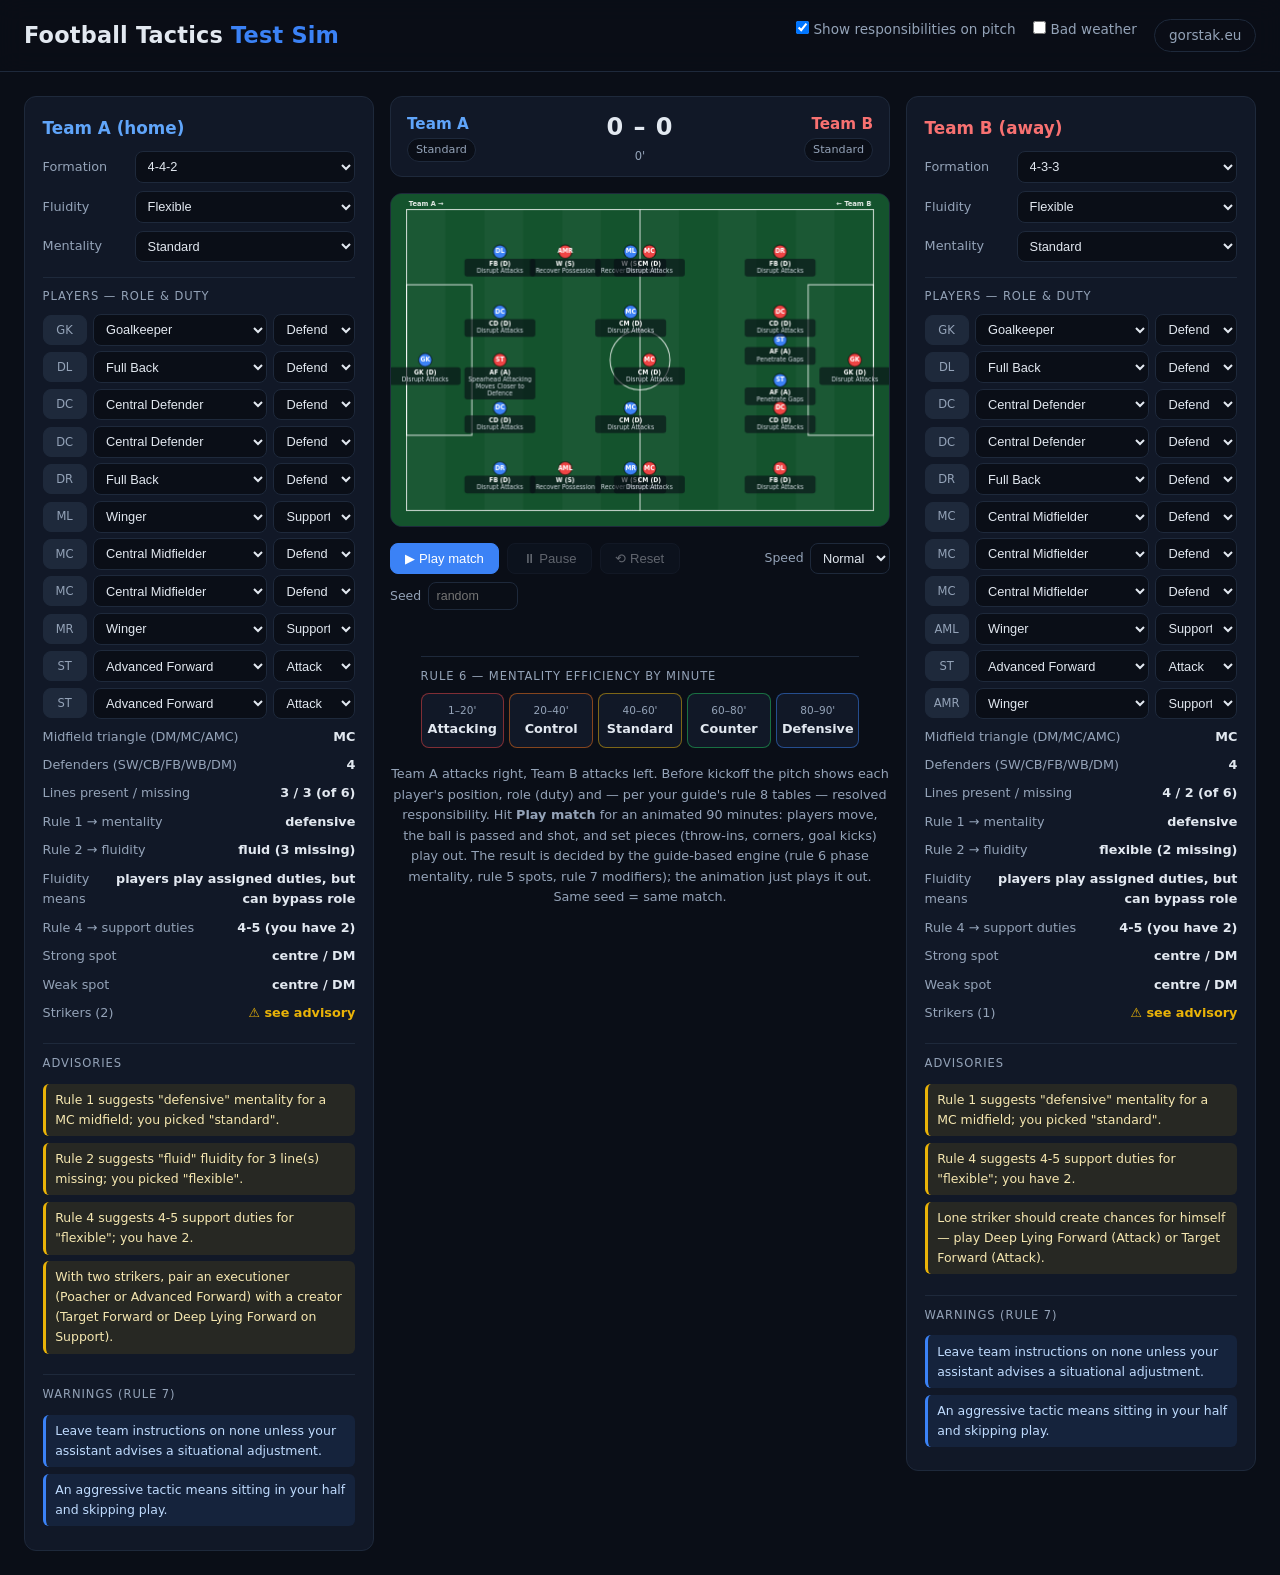
<file: index.html>
<!DOCTYPE html>
<html lang="en">
<head>
  <meta charset="UTF-8" />
  <meta name="viewport" content="width=device-width, initial-scale=1.0" />
  <title>Football Tactics Test Sim</title>
  <link rel="stylesheet" href="css/style.css?v=17" />
</head>
<body>
  <div id="errbar" style="display:none;background:#7f1d1d;color:#fecaca;padding:8px 14px;font:13px/1.4 system-ui;white-space:pre-wrap;"></div>
  <header class="topbar">
    <h1>Football Tactics <span class="accent">Test Sim</span></h1>
    <div class="topbar-opts">
      <label><input type="checkbox" id="toggleResp" checked /> Show responsibilities on pitch</label>
      <label><input type="checkbox" id="toggleWeather" /> Bad weather</label>
      <a href="https://gorstak.eu" target="_blank" rel="noopener">gorstak.eu</a>
    </div>
  </header>

  <main class="layout">
    <section class="panel" id="panelA"></section>

    <section class="center">
      <div class="scoreboard" id="scoreboard">
        <div class="sb-team sb-a">
          <span class="sb-name">Team A</span>
          <span class="sb-eff" id="sb-eff-a">standard</span>
        </div>
        <div class="sb-score">
          <span id="sb-score">0 – 0</span>
          <span class="sb-clock" id="sb-clock">0'</span>
        </div>
        <div class="sb-team sb-b">
          <span class="sb-name">Team B</span>
          <span class="sb-eff" id="sb-eff-b">standard</span>
        </div>
      </div>

      <canvas id="pitch" width="900" height="600"></canvas>

      <div class="match-controls">
        <button id="btnPlay" class="btn btn-accent">▶ Play match</button>
        <button id="btnPause" class="btn" disabled>⏸ Pause</button>
        <button id="btnReset" class="btn" disabled>⟲ Reset</button>
        <label class="speed">Speed
          <select id="matchSpeed">
            <option value="400">Slow</option>
            <option value="150" selected>Normal</option>
            <option value="40">Fast</option>
            <option value="0">Instant</option>
          </select>
        </label>
        <label class="seedwrap">Seed
          <input type="number" id="matchSeed" placeholder="random" />
        </label>
      </div>

      <div class="match-stats" id="match-stats"></div>
      <div class="feed" id="feed"></div>

      <div id="timeline"></div>
      <p class="hint">
        Team A attacks right, Team B attacks left. Before kickoff the pitch shows
        each player's position, role (duty) and — per your guide's rule 8 tables —
        resolved responsibility. Hit <strong>Play match</strong> for an animated
        90 minutes: players move, the ball is passed and shot, and set pieces
        (throw-ins, corners, goal kicks) play out. The result is decided by the
        guide-based engine (rule 6 phase mentality, rule 5 spots, rule 7
        modifiers); the animation just plays it out. Same seed = same match.
      </p>
    </section>

    <section class="panel" id="panelB"></section>
  </main>

  <!-- Data + engine (order matters). ?v= is bumped each deploy to bust cache. -->
  <script src="js/formations.js?v=17"></script>
  <script src="js/roles.js?v=17"></script>
  <script src="js/responsibilities.js?v=17"></script>
  <script src="js/responsibilities-data2.js?v=17"></script>
  <script src="js/engine.js?v=17"></script>
  <script src="js/match.js?v=17"></script>
  <script src="js/pitch.js?v=17"></script>
  <script src="js/animator.js?v=17"></script>
  <script src="js/tactics.js?v=17"></script>
  <script src="js/app.js?v=17"></script>
</body>
</html>
</file>
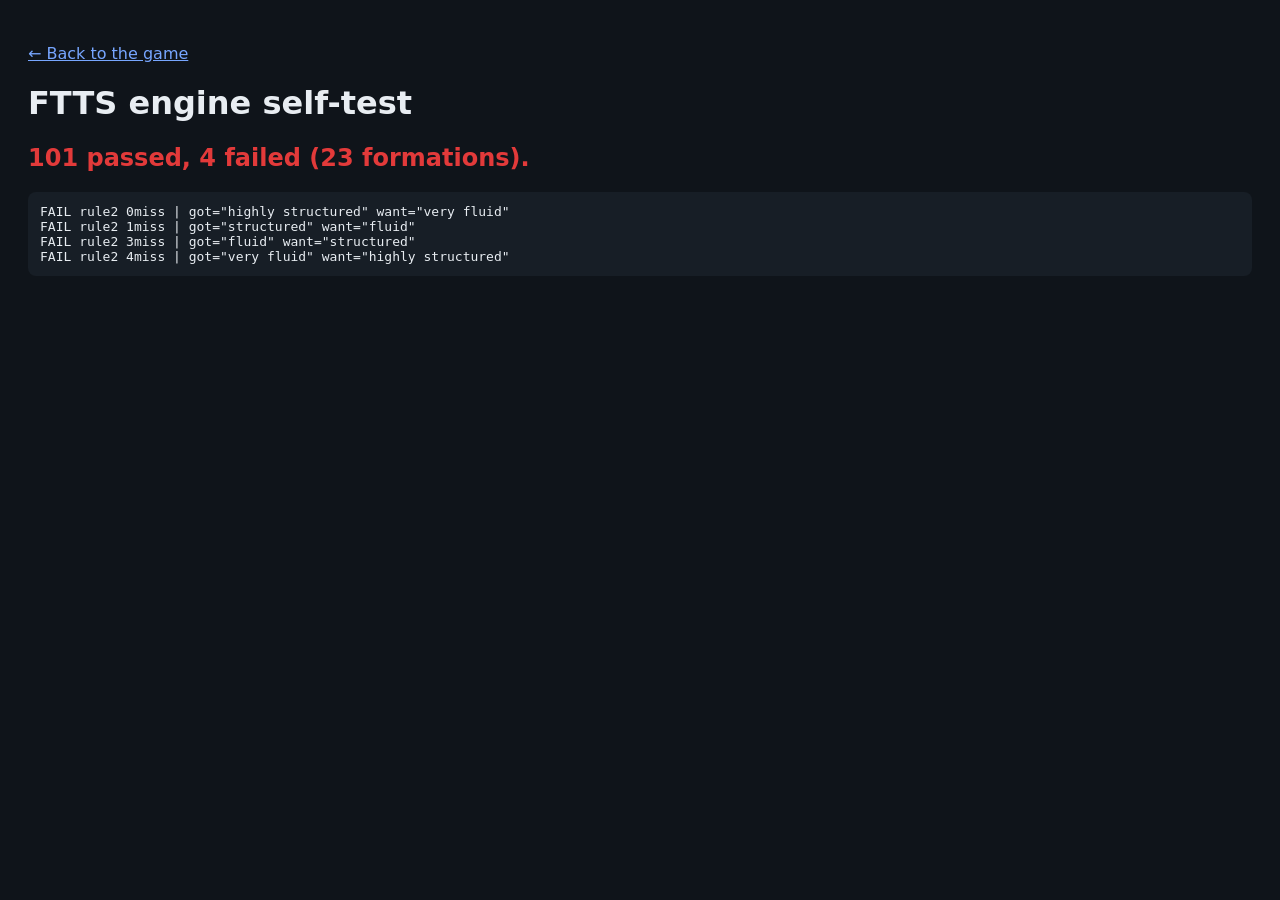
<file: test/test.html>
<!DOCTYPE html>
<html lang="en">
<head>
  <meta charset="UTF-8" />
  <title>FTTS — Self Test</title>
  <style>
    body { font-family: system-ui, sans-serif; background: #0f141a; color: #e8edf2; padding: 20px; }
    pre { background: #171e26; padding: 12px; border-radius: 8px; overflow: auto; }
    a { color: #77a6ff; }
  </style>
</head>
<body>
  <p><a href="../index.html">← Back to the game</a></p>
  <h1>FTTS engine self-test</h1>
  <div id="selftest-out">Running…</div>

  <script src="../js/formations.js"></script>
  <script src="../js/roles.js"></script>
  <script src="../js/responsibilities.js"></script>
  <script src="../js/responsibilities-data2.js"></script>
  <script src="../js/engine.js"></script>
  <script src="../js/match.js"></script>
  <script src="selftest.js"></script>
</body>
</html>
</file>
<file: css/style.css>
/* FTTS theme — matches gorstak.eu / Ceprkac / GBrowser / TrimKit palette. */
:root {
  --bg: #0a0e17;
  --surface: #111827;
  --surface-hover: #1a2335;
  --border: #1e293b;
  --text: #e2e8f0;
  --text-dim: #94a3b8;
  --accent: #3b82f6;
  --accent-hover: #2563eb;
  --green: #22c55e;
  --tag-bg: #1e293b;
  --tag-text: #94a3b8;

  /* team + status colours */
  --a: #3b82f6;   /* Team A = accent blue */
  --b: #ef4444;   /* Team B = red */
  --good: #22c55e;
  --risk: #f97316;
  --caution: #eab308;
}

*, *::before, *::after { box-sizing: border-box; margin: 0; padding: 0; }

body {
  font-family: -apple-system, BlinkMacSystemFont, 'Segoe UI', system-ui, sans-serif;
  background: var(--bg);
  color: var(--text);
  line-height: 1.6;
  min-height: 100vh;
}

/* ---- top bar ---- */
.topbar {
  display: flex;
  align-items: center;
  justify-content: space-between;
  gap: 1.5rem;
  flex-wrap: wrap;
  padding: 1.1rem 1.5rem;
  border-bottom: 1px solid var(--border);
  background: rgba(10, 14, 23, 0.9);
  backdrop-filter: blur(12px);
  position: sticky;
  top: 0;
  z-index: 100;
}
.topbar h1 { font-size: 1.4rem; font-weight: 700; letter-spacing: 0.2px; }
.topbar h1 .accent { color: var(--accent); }
.topbar-opts { display: flex; gap: 1.1rem; font-size: 0.85rem; color: var(--text-dim); }
.topbar-opts label { cursor: pointer; user-select: none; }
.topbar-opts a {
  color: var(--text-dim);
  text-decoration: none;
  border: 1px solid var(--border);
  border-radius: 20px;
  padding: 0.3rem 0.85rem;
  transition: all 0.2s;
}
.topbar-opts a:hover { border-color: var(--accent); color: var(--accent); }

/* ---- layout ---- */
.layout {
  display: grid;
  grid-template-columns: 350px 1fr 350px;
  gap: 1rem;
  padding: 1.5rem;
  max-width: 1680px;
  margin: 0 auto;
  align-items: start;
}

.panel {
  background: var(--surface);
  border: 1px solid var(--border);
  border-radius: 12px;
  padding: 1.1rem 1.1rem 1.25rem;
}
.panel-head h2 { font-size: 1.05rem; font-weight: 600; margin-bottom: 0.6rem; }
#panelA .panel-head h2 { color: #60a5fa; }
#panelB .panel-head h2 { color: #f87171; }

.controls { display: grid; gap: 0.5rem; margin-bottom: 0.6rem; }
.ctrl-row { display: grid; grid-template-columns: 84px 1fr; align-items: center; gap: 0.5rem; }
.ctrl-row label { font-size: 0.8rem; color: var(--text-dim); }

select {
  width: 100%;
  background: var(--bg);
  color: var(--text);
  border: 1px solid var(--border);
  border-radius: 8px;
  padding: 0.4rem 0.5rem;
  font-size: 0.8rem;
  outline: none;
  transition: border-color 0.2s;
}
select:focus { border-color: var(--accent); }

.sub {
  margin: 0.9rem 0 0.5rem;
  font-size: 0.72rem;
  text-transform: uppercase;
  letter-spacing: 0.08em;
  color: var(--text-dim);
  border-top: 1px solid var(--border);
  padding-top: 0.6rem;
}

.player-rows { display: grid; gap: 0.35rem; }
.player-row {
  display: grid;
  grid-template-columns: 44px 1fr 82px;
  gap: 0.4rem;
  align-items: center;
}
.pos-badge {
  background: var(--tag-bg);
  border: 1px solid var(--border);
  border-radius: 8px;
  font-size: 0.72rem;
  text-align: center;
  padding: 0.3rem 0;
  color: var(--tag-text);
}

.analysis { margin-top: 0.3rem; display: grid; gap: 0.2rem; }
.aline {
  display: flex;
  justify-content: space-between;
  gap: 0.5rem;
  font-size: 0.8rem;
  padding: 0.15rem 0;
}
.alabel { color: var(--text-dim); }
.avalue { color: var(--text); text-align: right; font-weight: 600; }
.aline.ok .avalue { color: var(--good); }
.aline.warnrow .avalue { color: var(--caution); }

.advisory {
  font-size: 0.78rem;
  background: rgba(234, 179, 8, 0.10);
  border-left: 3px solid var(--caution);
  padding: 0.4rem 0.6rem;
  border-radius: 6px;
  color: #f5e7b0;
  margin-bottom: 0.2rem;
}
.warn {
  font-size: 0.78rem;
  padding: 0.4rem 0.6rem;
  border-radius: 6px;
  border-left: 3px solid var(--border);
  margin-bottom: 0.2rem;
}
.warn-good { background: rgba(34,197,94,0.10); border-color: var(--good); color: #bbf7d0; }
.warn-risk { background: rgba(249,115,22,0.12); border-color: var(--risk); color: #fed7aa; }
.warn-caution { background: rgba(234,179,8,0.10); border-color: var(--caution); color: #f5e7b0; }
.warn-info { background: rgba(59,130,246,0.10); border-color: var(--accent); color: #bfdbfe; }

/* ---- centre / pitch ---- */
.center { display: grid; gap: 1rem; justify-items: center; }
#pitch {
  width: 100%;
  max-width: 900px;
  height: auto;
  aspect-ratio: 900 / 600;
  border-radius: 12px;
  border: 1px solid var(--border);
  background: #14532d;
}
.hint { font-size: 0.8rem; color: var(--text-dim); max-width: 900px; text-align: center; }

.timeline { width: 100%; max-width: 900px; }
.tl-strip { display: grid; grid-template-columns: repeat(5, 1fr); gap: 0.35rem; }
.tl-cell {
  border-radius: 8px;
  padding: 0.5rem 0.3rem;
  text-align: center;
  border: 1px solid var(--border);
  background: var(--surface);
}
.tl-min { font-size: 0.66rem; color: var(--text-dim); }
.tl-ment { font-size: 0.8rem; font-weight: 600; }
.tl-attacking { border-color: rgba(239,68,68,0.5); }
.tl-control   { border-color: rgba(249,115,22,0.5); }
.tl-standard  { border-color: rgba(234,179,8,0.5); }
.tl-counter   { border-color: rgba(34,197,94,0.5); }
.tl-defensive { border-color: rgba(59,130,246,0.5); }

@media (max-width: 1080px) {
  .layout { grid-template-columns: 1fr; }
  .center { order: -1; }
}

/* ---- match simulation UI ---- */
.scoreboard {
  width: 100%;
  max-width: 900px;
  display: grid;
  grid-template-columns: 1fr auto 1fr;
  align-items: center;
  gap: 0.75rem;
  background: var(--surface);
  border: 1px solid var(--border);
  border-radius: 12px;
  padding: 0.7rem 1rem;
}
.sb-team { display: flex; flex-direction: column; gap: 0.15rem; }
.sb-a { align-items: flex-start; }
.sb-b { align-items: flex-end; }
.sb-name { font-weight: 700; font-size: 0.95rem; }
.sb-a .sb-name { color: #60a5fa; }
.sb-b .sb-name { color: #f87171; }
.sb-eff {
  font-size: 0.7rem;
  color: var(--text-dim);
  text-transform: capitalize;
  background: var(--bg);
  border: 1px solid var(--border);
  border-radius: 12px;
  padding: 0.1rem 0.5rem;
}
.sb-score { text-align: center; }
.sb-score #sb-score { font-size: 1.5rem; font-weight: 800; letter-spacing: 1px; }
.sb-clock { display: block; font-size: 0.72rem; color: var(--text-dim); }

.match-controls {
  width: 100%;
  max-width: 900px;
  display: flex;
  flex-wrap: wrap;
  gap: 0.5rem;
  align-items: center;
}
.btn {
  padding: 0.45rem 0.9rem;
  background: var(--surface);
  color: var(--text);
  border: 1px solid var(--border);
  border-radius: 8px;
  font-size: 0.82rem;
  cursor: pointer;
  transition: all 0.2s;
}
.btn:hover:not(:disabled) { border-color: var(--accent); color: var(--accent); }
.btn:disabled { opacity: 0.4; cursor: not-allowed; }
.btn-accent { background: var(--accent); border-color: var(--accent); color: #fff; }
.btn-accent:hover:not(:disabled) { background: var(--accent-hover); color: #fff; }
.match-controls .speed, .match-controls .seedwrap {
  font-size: 0.78rem; color: var(--text-dim);
  display: flex; align-items: center; gap: 0.4rem; margin-left: auto;
}
.match-controls .seedwrap { margin-left: 0; }
.match-controls select { width: auto; }
.match-controls input[type=number] {
  width: 90px; background: var(--bg); color: var(--text);
  border: 1px solid var(--border); border-radius: 8px; padding: 0.35rem 0.5rem; font-size: 0.78rem;
}

.match-stats {
  width: 100%; max-width: 900px;
  display: flex; flex-wrap: wrap; gap: 0.75rem;
  font-size: 0.78rem; color: var(--text-dim);
}
.match-stats .mirror { color: var(--caution); }
.match-stats .seed { margin-left: auto; opacity: 0.7; }

.feed {
  width: 100%; max-width: 900px;
  max-height: 190px; overflow-y: auto;
  background: var(--surface); border: 1px solid var(--border);
  border-radius: 12px; padding: 0.5rem 0.75rem;
  display: flex; flex-direction: column; gap: 0.15rem;
}
.feed:empty { display: none; }
.ev { font-size: 0.8rem; padding: 0.15rem 0; border-bottom: 1px solid rgba(30,41,59,0.5); }
.ev:last-child { border-bottom: none; }
.ev-min { color: var(--text-dim); font-variant-numeric: tabular-nums; display: inline-block; min-width: 2.4em; }
.ev-goal { font-weight: 700; }
.ev-goal.team-a { color: #60a5fa; }
.ev-goal.team-b { color: #f87171; }
.ev-card { color: var(--caution); }
.ev-injury { color: var(--risk); }
.ev-ft { font-weight: 700; color: var(--green); }
.ev-shot { color: var(--text-dim); }
</file>
